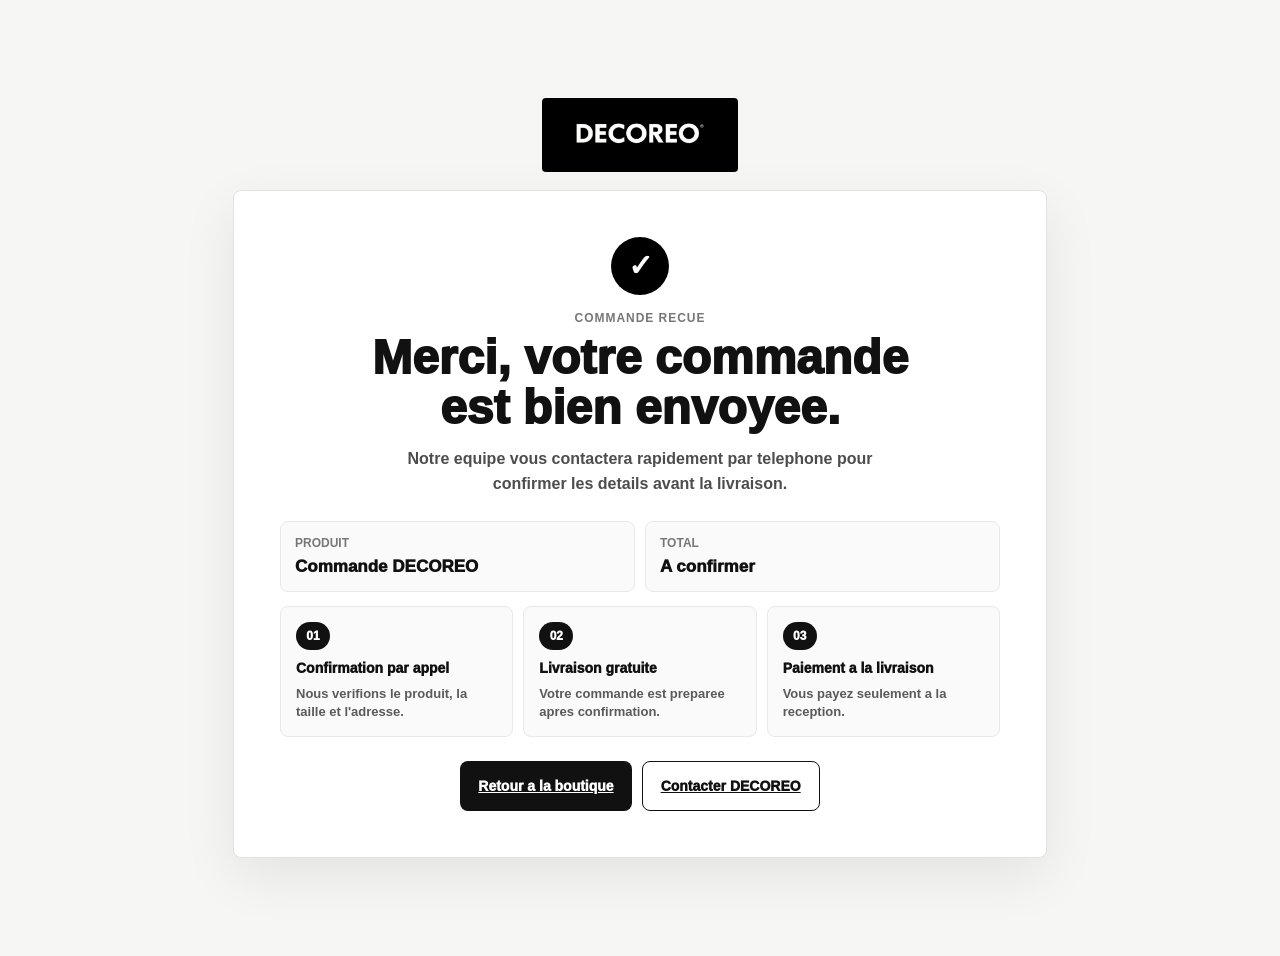
<file: thank-you.html>
<!DOCTYPE html>
<html lang="fr" dir="ltr">
<head>
  <meta charset="utf-8">
  <meta name="viewport" content="width=device-width, initial-scale=1">
  <meta name="theme-color" content="#ffffff">
  <title>Merci pour votre commande - DECOREO</title>
  <meta name="robots" content="noindex,follow">
  <meta name="description" content="Votre commande DECOREO a bien ete recue. Notre equipe vous contactera pour confirmation.">
  <link rel="icon" type="image/png" href="assets/hkM7CCeZbN6uSnymzdw5KozXroCw75GZcYXaBkN3-0ccd1faf443c.png">
  <link href="assets/decoreo-upgrade.css?v=38-instant-thank" rel="stylesheet">
  <!-- Meta Pixel Code -->
  <script>
  !function(f,b,e,v,n,t,s)
  {if(f.fbq)return;n=f.fbq=function(){n.callMethod?
  n.callMethod.apply(n,arguments):n.queue.push(arguments)};
  if(!f._fbq)f._fbq=n;n.push=n;n.loaded=!0;n.version='2.0';
  n.queue=[];t=b.createElement(e);t.async=!0;
  t.src=v;s=b.getElementsByTagName(e)[0];
  s.parentNode.insertBefore(t,s)}(window, document,'script',
  'https://connect.facebook.net/en_US/fbevents.js');
  fbq('init', '170922824211294');
  fbq('track', 'PageView');
  </script>
  <!-- End Meta Pixel Code -->
</head>
<body class="dx-thank-you-page">
  <noscript><img height="1" width="1" style="display:none" src="https://www.facebook.com/tr?id=170922824211294&ev=PageView&noscript=1" alt=""></noscript>
  <main class="dx-thank-you">
    <a class="dx-thank-logo" href="index.html" aria-label="Retour a l'accueil DECOREO">
      <img src="assets/jjy8xVBi2lqDTHTU42Qh7ggISVDTT6PuDfGQIt88-21ddecd3e287.png" alt="DECOREO">
    </a>

    <section class="dx-thank-card" aria-labelledby="thank-title">
      <span class="dx-thank-check" aria-hidden="true">✓</span>
      <p class="dx-thank-kicker">Commande recue</p>
      <h1 id="thank-title">Merci, votre commande est bien envoyee.</h1>
      <p class="dx-thank-copy">Notre equipe vous contactera rapidement par telephone pour confirmer les details avant la livraison.</p>

      <div class="dx-thank-summary" aria-label="Resume de commande">
        <div>
          <span>Produit</span>
          <strong id="thank-product">Commande DECOREO</strong>
        </div>
        <div>
          <span>Total</span>
          <strong id="thank-price">A confirmer</strong>
        </div>
      </div>

      <div class="dx-thank-steps">
        <article>
          <b>01</b>
          <strong>Confirmation par appel</strong>
          <p>Nous verifions le produit, la taille et l'adresse.</p>
        </article>
        <article>
          <b>02</b>
          <strong>Livraison gratuite</strong>
          <p>Votre commande est preparee apres confirmation.</p>
        </article>
        <article>
          <b>03</b>
          <strong>Paiement a la livraison</strong>
          <p>Vous payez seulement a la reception.</p>
        </article>
      </div>

      <div class="dx-thank-actions">
        <a href="index.html">Retour a la boutique</a>
        <a href="contact.html">Contacter DECOREO</a>
      </div>
    </section>
  </main>

  <script>
  (function () {
    var params = new URLSearchParams(window.location.search);
    var stored = {};
    try {
      stored = JSON.parse(sessionStorage.getItem("decoreo_last_order") || localStorage.getItem("decoreo_last_order") || "{}");
    } catch (error) {}

    var product = params.get("product") || stored.produit || "Commande DECOREO";
    var price = params.get("price") || stored.prix || "";
    document.getElementById("thank-product").textContent = product;
    document.getElementById("thank-price").textContent = price ? price + " DH" : "A confirmer";


  })();
  </script>
</body>
</html>
</file>
<file: assets/decoreo-upgrade.css>
:root {
  --dx-ink: #111111;
  --dx-muted: #6f6a62;
  --dx-line: #e8e0d6;
  --dx-soft: #ffffff;
  --dx-warm: #c99a45;
  --dx-deep: #0b2442;
}

html {
  scroll-behavior: smooth;
}

body {
  background: #fff;
  color: var(--dx-ink);
  -webkit-font-smoothing: antialiased;
  overflow-x: hidden;
}

a,
button {
  -webkit-tap-highlight-color: transparent;
}

::selection {
  background: #111;
  color: #fff;
}

img {
  max-width: 100%;
  height: auto;
}

.yc,
.fa {
  font-style: normal;
  line-height: 1;
}

.yc-search,
.yc-menu {
  position: relative;
  display: inline-block;
  width: 1.25em;
  height: 1.25em;
  vertical-align: -0.16em;
}

.yc-search::before {
  content: "";
  position: absolute;
  width: .72em;
  height: .72em;
  top: .08em;
  left: .08em;
  border: .14em solid currentColor;
  border-radius: 50%;
}

.yc-search::after {
  content: "";
  position: absolute;
  width: .48em;
  height: .14em;
  right: .06em;
  bottom: .16em;
  border-radius: 999px;
  background: currentColor;
  transform: rotate(45deg);
  transform-origin: center;
}

.yc-menu::before {
  content: "";
  position: absolute;
  left: .08em;
  right: .08em;
  top: .22em;
  height: .14em;
  border-radius: 999px;
  background: currentColor;
  box-shadow: 0 .34em 0 currentColor, 0 .68em 0 currentColor;
}

.notice-bar,
.desktop-notice-bar,
.mobile-notice-bar {
  background: #fff !important;
  color: #111 !important;
  border-bottom: 1px solid #ece6df;
  height: 24px !important;
  min-height: 24px !important;
  max-height: 24px !important;
  overflow: hidden !important;
  display: flex !important;
  align-items: center !important;
}

.notice-bar *,
.desktop-notice-bar *,
.mobile-notice-bar * {
  color: #111 !important;
}

.notice-bar p {
  margin: 0 !important;
  padding: 0 !important;
  line-height: 24px !important;
  font-size: 11px;
  font-weight: 700;
  text-align: center !important;
  width: 100%;
}

.notice-bar br {
  display: none;
}

.notice-bar p:empty,
.notice-bar p + p {
  display: none !important;
}

.notice-bar .container,
.notice-bar .fr-view {
  height: 24px !important;
  min-height: 24px !important;
  max-height: 24px !important;
  overflow: hidden !important;
  display: flex !important;
  align-items: center !important;
  justify-content: center !important;
  width: 100% !important;
}

.mobile-notice-bar {
  display: none !important;
}

.fa::before {
  content: "" !important;
  display: inline-block;
  width: 1.15em;
  height: 1.15em;
  background-color: transparent !important;
  background-position: center;
  background-repeat: no-repeat;
  background-size: contain;
  -webkit-mask-repeat: no-repeat;
  mask-repeat: no-repeat;
  -webkit-mask-position: center;
  mask-position: center;
  -webkit-mask-size: contain;
  mask-size: contain;
}

.fa-truck::before {
  -webkit-mask-image: none;
  mask-image: none;
  background-image: url("data:image/svg+xml,%3Csvg viewBox='0 0 24 24' fill='none' stroke='white' stroke-width='2' stroke-linecap='round' stroke-linejoin='round' xmlns='http://www.w3.org/2000/svg'%3E%3Cpath d='M3 7h11v8H3z'/%3E%3Cpath d='M14 10h4l3 3v2h-7z'/%3E%3Ccircle cx='7' cy='18' r='2'/%3E%3Ccircle cx='17' cy='18' r='2'/%3E%3C/svg%3E");
}

.fa-hotel::before {
  -webkit-mask-image: none;
  mask-image: none;
  background-image: url("data:image/svg+xml,%3Csvg viewBox='0 0 24 24' fill='none' stroke='white' stroke-width='2' stroke-linecap='round' stroke-linejoin='round' xmlns='http://www.w3.org/2000/svg'%3E%3Cpath d='M5 21V4h10v17'/%3E%3Cpath d='M15 9h4v12'/%3E%3Cpath d='M8 7h1M11 7h1M8 11h1M11 11h1M8 15h1M11 15h1'/%3E%3Cpath d='M10 21v-4h4v4'/%3E%3C/svg%3E");
}

.fa-trophy::before {
  -webkit-mask-image: none;
  mask-image: none;
  background-image: url("data:image/svg+xml,%3Csvg viewBox='0 0 24 24' fill='none' stroke='white' stroke-width='2' stroke-linecap='round' stroke-linejoin='round' xmlns='http://www.w3.org/2000/svg'%3E%3Cpath d='M8 4h8v4a4 4 0 0 1-8 0V4z'/%3E%3Cpath d='M8 6H5v2a4 4 0 0 0 4 4M16 6h3v2a4 4 0 0 1-4 4'/%3E%3Cpath d='M12 12v5M9 21h6M10 17h4'/%3E%3C/svg%3E");
}

.app-header .main-bar {
  box-shadow: 0 1px 0 rgba(255, 255, 255, .08), 0 10px 28px rgba(0, 0, 0, .10);
}

#header-wrapper,
.header-wrapper,
.header-container,
.app-header,
.main-bar {
  width: 100% !important;
  max-width: none !important;
}

.header-wrapper .container,
.app-header .container,
.main-bar .container,
.notice-bar .container {
  width: 100% !important;
  max-width: none !important;
}

.header-right cart-dropdown {
  display: none !important;
}

.mobile-bar .header-right {
  display: none !important;
}

.side-navigation .navigation-list li a::before,
.side-navigation .navigation-list li a::after,
.side-navigation .navigation-list li::before,
.side-navigation .navigation-list li::after,
[dir=ltr] .side-navigation .navigation-list li a::after,
[dir=rtl] .side-navigation .navigation-list li a::after {
  content: none !important;
  display: none !important;
}

.side-navigation .navigation-list li a {
  display: block !important;
  padding-right: 0 !important;
}

.header-brand img,
.footer-brand img,
.navigation-brand img {
  max-height: 58px;
  object-fit: contain;
}

.slider-container,
[id^="section-"].slider-container {
  background: #f4efe8;
}

.slider-container img {
  object-fit: cover;
}

.products-list-section {
  background:
    linear-gradient(180deg, #ffffff 0%, #fbfaf7 100%) !important;
}

.section {
  isolation: isolate;
}

.app-heading {
  max-width: 820px;
  margin-left: auto !important;
  margin-right: auto !important;
}

.app-heading .heading-primary {
  letter-spacing: 0;
  line-height: 1.12;
}

.app-heading .heading-description {
  line-height: 1.55;
}

.products-list {
  row-gap: 22px;
}

.product-item {
  overflow: hidden;
  border-radius: 8px;
  background: #fff;
  transition: transform .2s ease, box-shadow .2s ease, border-color .2s ease;
  box-shadow: 0 8px 26px rgba(17, 17, 17, .06);
}

.product-item:hover {
  transform: translateY(-4px);
  box-shadow: 0 18px 42px rgba(17, 17, 17, .12);
}

.product-thumbnail,
.product-thumbnail.lazy {
  display: block;
  background: #f6f1ea;
}

.product-thumbnail img {
  width: 100%;
  aspect-ratio: 1 / 1;
  object-fit: cover;
}

.product-details {
  padding-bottom: 16px;
}

.product-title a {
  line-height: 1.35;
  letter-spacing: 0;
}

.product-actions .button,
.small-button {
  border-radius: 8px !important;
  min-height: 44px;
  font-weight: 800;
}

.product-actions .button {
  width: min(100%, 220px);
}

.product-price {
  line-height: 1.25;
}

.product-price .before {
  opacity: .7;
}

.product-price .after {
  font-weight: 900;
}

.single-product {
  background: #fff !important;
}

.single-product .single-title {
  line-height: 1.12;
  letter-spacing: 0;
}

.single-product .single-price {
  margin-top: 10px;
}

.single-product .single-price span.after {
  font-size: clamp(25px, 3vw, 36px);
  font-weight: 900;
}

.single-product .single-price span.before {
  opacity: .78;
}

.dx-description {
  border: 1px solid var(--dx-line);
  border-radius: 8px;
  background: #fff;
  padding: 18px;
  box-shadow: 0 12px 34px rgba(17, 17, 17, .06);
}

.dx-description p,
.dx-description li {
  line-height: 1.65;
}

.dx-description ul {
  padding-left: 20px;
}

.dx-description-visual {
  width: 100%;
  padding: 0 !important;
  border: 0 !important;
  box-shadow: none !important;
  background: transparent !important;
}

.dx-description-visual .dx-desc-hero,
.dx-description-visual .dx-desc-main,
.dx-description-visual .dx-desc-side,
.dx-description-visual .dx-desc-bottom article,
.dx-description-visual .dx-cd-proof article {
  border: 1px solid #e8e8e8;
  border-radius: 8px;
  background: #fff;
  box-shadow: 0 10px 24px rgba(17, 17, 17, .045);
}

.dx-description-visual .dx-desc-hero {
  padding: 18px;
  margin-bottom: 12px;
}

.dx-description-visual .dx-desc-hero span {
  display: block;
  margin-bottom: 7px;
  color: #666;
  font-size: 11px;
  font-weight: 950;
  letter-spacing: .04em;
  text-transform: uppercase;
}

.dx-description-visual .dx-desc-hero h2 {
  max-width: 760px;
  margin: 0;
  color: #111;
  font-size: clamp(24px, 3vw, 36px);
  font-weight: 950;
  line-height: 1.07;
}

.dx-description-visual .dx-desc-hero p {
  max-width: 680px;
  margin: 10px 0 0;
  color: #444;
  font-size: 15px;
  font-weight: 750;
  line-height: 1.42;
}

.dx-description-visual .dx-desc-main,
.dx-description-visual .dx-desc-side {
  padding: 16px;
}

.dx-description-visual .dx-cd-layers {
  padding: 0;
  border: 0;
  box-shadow: none;
}

.dx-description-visual .dx-desc-trust-strip {
  display: grid;
  grid-template-columns: repeat(4, minmax(0, 1fr));
  gap: 8px;
  margin-bottom: 12px;
}

.dx-description-visual .dx-desc-trust-strip article {
  display: flex;
  align-items: center;
  gap: 10px;
  min-height: 58px;
  padding: 11px 12px;
  border: 1px solid #e8e8e8;
  border-radius: 8px;
  background: #fff;
  box-shadow: 0 8px 18px rgba(17, 17, 17, .035);
}

.dx-description-visual .dx-desc-trust-strip b {
  display: inline-flex;
  width: 29px;
  height: 29px;
  flex: 0 0 29px;
  align-items: center;
  justify-content: center;
  border-radius: 50%;
  background: #111;
  color: #fff;
  font-size: 11px;
  font-weight: 950;
  line-height: 1;
}

.dx-description-visual .dx-desc-trust-strip strong {
  color: #111;
  font-size: 13px;
  font-weight: 950;
  line-height: 1.15;
}

.dx-description-visual .dx-layer-heading {
  margin-bottom: 12px;
}

.dx-description-visual .dx-exploded-wrap {
  display: grid;
  grid-template-columns: minmax(0, 1.15fr) minmax(280px, .85fr);
  gap: 16px;
  align-items: center;
}

.dx-description-visual .dx-exploded {
  position: relative;
  min-height: 360px;
  overflow: hidden;
  border-radius: 8px;
  background:
    radial-gradient(circle at 18% 18%, rgba(255, 255, 255, .95), rgba(255, 255, 255, 0) 25%),
    linear-gradient(180deg, #f8f8f8, #fff);
}

.dx-description-visual .dx-exploded-layer {
  position: absolute;
  left: 8%;
  width: 82%;
  height: 58px;
  border: 1px solid rgba(17, 17, 17, .18);
  border-radius: 10px;
  box-shadow: 0 18px 28px rgba(17, 17, 17, .13);
  transform: skewX(-13deg) rotate(-3deg);
}

.dx-description-visual .dx-exploded-layer::before {
  content: "";
  position: absolute;
  inset: 0;
  border-radius: inherit;
  background: repeating-linear-gradient(90deg, rgba(255,255,255,.35) 0 2px, transparent 2px 16px);
  opacity: .55;
}

.dx-description-visual .dx-exploded-layer b {
  position: absolute;
  left: 13%;
  top: 50%;
  display: inline-flex;
  width: 34px;
  height: 34px;
  align-items: center;
  justify-content: center;
  border: 2px solid #fff;
  border-radius: 50%;
  background: #111;
  color: #fff;
  font-size: 13px;
  font-weight: 950;
  transform: translateY(-50%) skewX(13deg) rotate(3deg);
  z-index: 2;
}

.dx-description-visual .dx-exploded-1 {
  top: 36px;
  background: linear-gradient(135deg, #f4f4f4, #cfcfcf);
}

.dx-description-visual .dx-exploded-2 {
  top: 116px;
  background: linear-gradient(135deg, #eafaff, #bfeef7);
}

.dx-description-visual .dx-exploded-3 {
  top: 196px;
  background: linear-gradient(135deg, #ffffff, #ececec);
}

.dx-description-visual .dx-exploded-4 {
  top: 276px;
  background: linear-gradient(135deg, #4b4b4b, #151515);
}

.dx-description-visual .dx-desc-feature-row {
  display: grid;
  grid-template-columns: repeat(3, minmax(0, 1fr));
  gap: 12px;
  margin-top: 12px;
}

.dx-description-visual .dx-visual-feature {
  overflow: hidden;
  border: 1px solid #e8e8e8;
  border-radius: 8px;
  background: #fff;
  box-shadow: 0 10px 24px rgba(17, 17, 17, .045);
}

.dx-description-visual .dx-visual-art {
  position: relative;
  height: 210px;
  overflow: hidden;
  background: linear-gradient(180deg, #111 0%, #273244 34%, #f4fbfd 100%);
}

.dx-description-visual .dx-visual-art span,
.dx-description-visual .dx-visual-art i,
.dx-description-visual .dx-visual-art em {
  position: absolute;
  display: block;
  font-style: normal;
}

.dx-description-visual .dx-visual-back .dx-visual-art span {
  left: 50%;
  bottom: 38px;
  width: 64px;
  height: 112px;
  border-radius: 36px 36px 10px 10px;
  background: #222;
  transform: translateX(-50%);
}

.dx-description-visual .dx-visual-back .dx-visual-art i {
  left: calc(50% - 5px);
  bottom: 68px;
  width: 10px;
  height: 72px;
  border-radius: 10px;
  background: linear-gradient(180deg, #fff, #8ff0ff);
  box-shadow: 0 0 18px rgba(143, 240, 255, .75);
}

.dx-description-visual .dx-visual-back .dx-visual-art em {
  left: 18%;
  right: 18%;
  bottom: 24px;
  height: 20px;
  border-radius: 8px;
  background: repeating-linear-gradient(90deg, #dff7fb 0 12px, #bfeaf1 12px 24px);
}

.dx-description-visual .dx-visual-firm .dx-visual-art span {
  left: 9%;
  right: 9%;
  bottom: 48px;
  height: 52px;
  border-radius: 60% 60% 10px 10px;
  background: #fff;
  box-shadow: 0 16px 0 #bfeef7, 0 34px 0 #101010;
}

.dx-description-visual .dx-visual-firm .dx-visual-art i {
  left: 22%;
  right: 22%;
  bottom: 122px;
  height: 36px;
  border-radius: 50%;
  border-bottom: 12px solid rgba(255,255,255,.92);
}

.dx-description-visual .dx-visual-pressure .dx-visual-art span {
  left: 12%;
  right: 12%;
  bottom: 35px;
  height: 132px;
  border-radius: 8px;
  background:
    radial-gradient(circle at 58% 34%, rgba(255,255,255,.92) 0 21px, transparent 22px),
    repeating-linear-gradient(90deg, transparent 0 18px, rgba(255,255,255,.23) 18px 22px),
    repeating-linear-gradient(0deg, #5fd8e6 0 18px, #1d91a4 18px 22px);
  box-shadow: inset 0 0 30px rgba(0,0,0,.22);
}

.dx-description-visual .dx-visual-feature > div:last-child {
  min-height: 118px;
  padding: 14px;
}

.dx-description-visual .dx-visual-feature strong {
  display: block;
  color: #111;
  font-size: 16px;
  font-weight: 950;
  line-height: 1.15;
}

.dx-description-visual .dx-visual-feature p {
  margin: 7px 0 0;
  color: #555;
  font-size: 13px;
  font-weight: 750;
  line-height: 1.35;
}

.dx-description-visual .dx-desc-bottom {
  display: grid;
  grid-template-columns: repeat(3, minmax(0, 1fr));
  gap: 10px;
  margin-top: 12px;
}

.dx-description-visual .dx-desc-bottom article {
  padding: 14px;
}

.dx-description-visual .dx-desc-bottom b {
  display: block;
  margin-bottom: 5px;
  color: #111;
  font-size: 14px;
  font-weight: 950;
}

.dx-description-visual .dx-desc-bottom p {
  margin: 0;
  color: #555;
  font-size: 13px;
  font-weight: 750;
  line-height: 1.35;
}

.single-product .textual-button label,
.single-product .color-based-buttons,
.single-product .image-based-buttons {
  border-radius: 8px !important;
  min-height: 44px;
}

.single-product .checkout-section {
  margin-top: 24px;
}

.single-product .checkout {
  border: 2px solid #111 !important;
  border-radius: 8px !important;
  background: rgba(255, 255, 255, .96);
  box-shadow: 0 24px 70px rgba(17, 17, 17, .14) !important;
}

.checkout-heading {
  color: #111;
  letter-spacing: 0;
}

.checkout-form {
  padding: 24px !important;
}

.single-product .checkout-section input,
.single-product .checkout-section select,
.single-product .checkout-section textarea {
  border: 1px solid #d8d0c6 !important;
  border-radius: 8px !important;
  min-height: 48px;
  background: #fff !important;
  box-shadow: none !important;
}

.single-product .checkout-section input:focus,
.single-product .checkout-section select:focus,
.single-product .checkout-section textarea:focus {
  border-color: #111 !important;
  box-shadow: 0 0 0 3px rgba(201, 154, 69, .18) !important;
}

.single-product .single-submit,
.single-product button[type="submit"] {
  border-radius: 8px !important;
  min-height: 54px;
  font-weight: 900;
  letter-spacing: 0;
  box-shadow: 0 12px 28px rgba(11, 36, 66, .18);
}

.dx-trust {
  display: grid;
  grid-template-columns: repeat(3, minmax(0, 1fr));
  gap: 10px;
  max-width: 1120px;
  margin: 18px auto 8px;
  padding: 0 16px;
}

.dx-trust span {
  border: 1px solid var(--dx-line);
  border-radius: 8px;
  background: #fff;
  padding: 12px 14px;
  text-align: center;
  font-weight: 800;
  color: #111;
  box-shadow: 0 8px 20px rgba(17, 17, 17, .05);
}

.dx-order-status {
  margin: 12px 0 0;
  border-radius: 8px;
  padding: 12px 14px;
  font-weight: 800;
  line-height: 1.35;
}

.dx-order-status.ok {
  background: #eafaf0;
  color: #176b37;
}

.dx-order-status.warn {
  background: #fff7df;
  color: #7a5200;
}

.dx-order-status.error {
  background: #ffebeb;
  color: #9f1d1d;
}

.footer {
  box-shadow: 0 -18px 50px rgba(17, 17, 17, .08);
}

.page,
.page-section,
.page-content,
.content-page {
  line-height: 1.7;
}

.page h1,
.page-section h1,
.page-content h1,
.content-page h1 {
  line-height: 1.15;
  letter-spacing: 0;
}

.search-form,
.navigation-search {
  border-radius: 8px;
}

.search-form input,
.navigation-search input {
  font-size: 16px;
}

.decoreo-footer-clean {
  display: flex;
  flex-direction: column;
  align-items: center;
  gap: 12px;
  padding: 18px 0 24px !important;
  text-align: center;
}

.decoreo-footer-tagline {
  max-width: 520px;
  margin: 0;
  color: rgba(255, 255, 255, .82);
  font-size: 13px;
  line-height: 1.45;
}

.decoreo-footer-links {
  display: flex;
  flex-wrap: wrap;
  justify-content: center;
  gap: 8px 18px;
}

.decoreo-footer-links a {
  display: inline-flex;
  min-height: 36px;
  align-items: center;
  justify-content: center;
  font-size: 13px;
  font-weight: 800;
  opacity: .96;
}

.decoreo-footer-links a:hover {
  opacity: .72;
}

.content-box-with-icon-section .content-box {
  border: 1px solid var(--dx-line);
  border-radius: 8px;
  background: #fff;
  padding: 16px 14px;
  box-shadow: 0 8px 22px rgba(17, 17, 17, .05);
}

.content-box-with-icon-section .content-box .icon {
  width: 54px;
  height: 54px;
  min-width: 54px;
  display: inline-flex;
  align-items: center;
  justify-content: center;
  border-radius: 50%;
  margin-bottom: 10px;
  position: relative;
  overflow: hidden;
}

.content-box-with-icon-section .content-box .icon .fa {
  display: none !important;
}

.content-box-with-icon-section .content-box .icon::before {
  content: "";
  width: 22px;
  height: 22px;
  display: block;
  background-position: center;
  background-repeat: no-repeat;
  background-size: contain;
}

.content-box-with-icon-section .content-box:nth-child(1) .icon::before {
  background-image: url("data:image/svg+xml,%3Csvg viewBox='0 0 24 24' fill='none' stroke='white' stroke-width='2' stroke-linecap='round' stroke-linejoin='round' xmlns='http://www.w3.org/2000/svg'%3E%3Cpath d='M3 7h11v8H3z'/%3E%3Cpath d='M14 10h4l3 3v2h-7z'/%3E%3Ccircle cx='7' cy='18' r='2'/%3E%3Ccircle cx='17' cy='18' r='2'/%3E%3C/svg%3E");
}

.content-box-with-icon-section .content-box:nth-child(2) .icon::before {
  content: "10j";
  width: auto;
  height: auto;
  color: #fff;
  background: none;
  font-size: 11px;
  font-weight: 900;
  line-height: 1;
}

.content-box-with-icon-section .content-box:nth-child(3) .icon::before {
  content: "★";
  width: auto;
  height: auto;
  color: #fff;
  background: none;
  font-size: 18px;
  font-weight: 900;
  line-height: 1;
}

.content-box-with-icon-section .content-box h3,
.content-box-with-icon-section .content-box p {
  margin-bottom: 0;
  line-height: 1.35;
}

.container,
.header-container,
.section .container {
  width: min(100%, 1180px);
}

.header-switcher {
  min-width: 44px;
  min-height: 44px;
  display: inline-flex !important;
  align-items: center;
  justify-content: center;
}

.mobile-bar .header-center,
.mobile-bar .header-left,
.mobile-bar .header-right {
  min-width: 0;
}

.single-product .preview,
.single-product .single-preview,
.single-product .single-details,
.single-product .single-content,
.single-product .checkout-section,
.single-product .checkout,
.single-product .checkout-form,
.single-product .checkout-groups,
.single-product .checkout-group {
  max-width: 100%;
}

.single-product .preview img,
.single-product .single-preview img,
.single-product .main-preview img {
  width: 100%;
  object-fit: contain;
}

.single-product .textual-button,
.single-product .color-based-buttons,
.single-product .image-based-buttons {
  max-width: 100%;
}

.single-product .textual-button label {
  display: inline-flex;
  align-items: center;
  justify-content: center;
  white-space: normal;
  text-align: center;
}

@media (max-width: 900px) {
  .desktop-notice-bar {
    display: none !important;
  }

  .mobile-notice-bar {
    display: flex !important;
  }

  .desktop-bar {
    display: none !important;
  }

  .mobile-bar {
    display: block !important;
  }

  .header-container,
  .main-bar .container {
    padding-left: 0;
    padding-right: 0;
  }

  .slider-container {
    height: auto !important;
    min-height: 0;
  }

  .slider-container img {
    position: relative !important;
    width: 100%;
    min-height: 220px;
    max-height: 520px;
    object-fit: cover;
  }

  .products-list,
  .is-grid {
    gap: 16px;
  }

  .products-list {
    grid-template-columns: repeat(2, minmax(0, 1fr)) !important;
  }

  .content-box-with-icon-section .grid-3,
  .footer .grid-3 {
    grid-template-columns: 1fr !important;
  }

  .content-box {
    text-align: start;
  }

  .single-product {
    padding-top: 18px !important;
  }

  .single-product > .container,
  .single-product .container {
    padding-left: 14px;
    padding-right: 14px;
  }

  .single-product .single-content,
  .single-product .single-product-content,
  .single-product .product-section {
    grid-template-columns: 1fr !important;
  }

  .single-product .checkout-section .checkout,
  .checkout-section .checkout {
    display: block !important;
    width: 100% !important;
  }

  .checkout-section .checkout .main,
  .checkout-section .checkout .sidebar {
    width: 100% !important;
    max-width: 100% !important;
  }

  .dx-trust {
    grid-template-columns: 1fr;
    margin-top: 12px;
  }
}

/* Homepage product cards: premium final */
.products-style-1 {
  row-gap: 22px !important;
}

.products-style-1 .product-item {
  border-color: #ececec !important;
  border-radius: 6px !important;
  box-shadow: 0 8px 24px rgba(17, 17, 17, .045);
  transform: none !important;
}

.products-style-1 .product-item:hover {
  border-color: #cfcfcf !important;
  box-shadow: 0 14px 32px rgba(17, 17, 17, .075);
}

.products-style-1 .product-thumbnail {
  aspect-ratio: 1 / 1;
  background: #fafafa;
}

.products-style-1 .product-thumbnail::after {
  content: "";
  position: absolute;
  inset: 0;
  border: 1px solid rgba(255, 255, 255, .42);
  pointer-events: none;
}

.products-style-1 .product-thumbnail img {
  object-fit: cover;
}

.products-style-1 .product-item:hover .product-thumbnail img {
  transform: scale(1.018);
}

.products-style-1 .dx-discount-badge {
  display: none !important;
}

.products-style-1 .product-details {
  min-height: 178px;
  padding: 15px 14px 14px !important;
}

.products-style-1 .dx-card-eyebrow {
  margin-bottom: 7px;
  color: #666;
  font-size: 11px;
  font-weight: 800;
  line-height: 1.2;
  text-transform: uppercase;
}

.products-style-1 .product-title {
  min-height: 42px;
  margin-bottom: 9px !important;
  font-size: 15px !important;
  font-weight: 850 !important;
  line-height: 1.35 !important;
}

.products-style-1 .product-price {
  gap: 5px 8px;
}

.products-style-1 .product-price .after {
  font-size: 20px !important;
  font-weight: 950 !important;
}

.products-style-1 .product-price .before {
  color: #9b9b9b !important;
  font-size: 12px !important;
  font-weight: 700 !important;
}

.products-style-1 .dx-card-saving {
  margin-top: 5px;
  color: #555;
  font-size: 11px;
  font-weight: 800;
}

.products-style-1 .product-actions {
  display: block !important;
  width: 100% !important;
  min-height: 40px !important;
  height: auto !important;
  opacity: 1 !important;
  visibility: visible !important;
  margin-top: 13px !important;
}

.products-style-1 .product-actions .button {
  min-height: 40px;
  border-color: #111 !important;
  border-radius: 4px !important;
  background: #fff !important;
  color: #111 !important;
  font-size: 12px !important;
  font-weight: 900 !important;
}

.products-style-1 .product-actions .button::after {
  content: ">";
  margin-left: 8px;
  font-size: 13px;
  line-height: 1;
}

.products-style-1 .product-actions .button:hover {
  background: #111 !important;
  color: #fff !important;
}

@media (max-width: 700px) {
  .products-style-1 {
    gap: 12px !important;
  }

  .products-style-1 .product-item {
    border-radius: 6px !important;
    box-shadow: 0 7px 18px rgba(17, 17, 17, .045);
  }

  .products-style-1 .product-details {
    min-height: 168px;
    padding: 12px 10px !important;
  }

  .products-style-1 .dx-card-eyebrow {
    margin-bottom: 5px;
    font-size: 9px;
  }

  .products-style-1 .product-title {
    min-height: 39px;
    font-size: 12px !important;
    line-height: 1.3 !important;
  }

  .products-style-1 .product-price .after {
    font-size: 16px !important;
  }

  .products-style-1 .product-price .before {
    font-size: 11px !important;
  }

  .products-style-1 .dx-card-saving {
    font-size: 10px;
  }

  .products-style-1 .product-actions {
    margin-top: 10px !important;
  }

  .products-style-1 .product-actions .button {
    min-height: 36px;
    padding: 0 7px !important;
    font-size: 10px !important;
  }
}

@media (max-width: 700px) {
  html,
  body {
    width: 100%;
  }

  .container,
  .app-heading,
  .products-list {
    max-width: 100%;
  }

  .header-brand img,
  .navigation-brand img {
    max-height: 42px;
  }

  .mobile-bar {
    min-height: 48px;
    background: #000 !important;
  }

  .mobile-bar .main-bar,
  .mobile-bar .container,
  .mobile-bar .header-center {
    min-height: 48px;
  }

  .mobile-bar .container {
    padding-left: 10px !important;
    padding-right: 10px !important;
  }

  .mobile-bar .header-left,
  .mobile-bar .header-right {
    min-height: 48px;
  }

  .mobile-bar .header-switcher {
    min-width: 38px;
    min-height: 38px;
  }

  .side-navigation {
    max-width: min(88vw, 360px);
  }

  .search-form,
  .navigation-search {
    max-width: 100%;
  }

  .slider-container img {
    min-height: 180px;
    max-height: 360px;
  }

  .section {
    padding-left: 0 !important;
    padding-right: 0 !important;
  }

  .app-heading {
    padding-left: 14px;
    padding-right: 14px;
  }

  .app-heading .heading-primary {
    font-size: clamp(22px, 7vw, 30px) !important;
    line-height: 1.15;
  }

  .products-list {
    grid-template-columns: 1fr !important;
  }

  .products-list {
    gap: 14px;
    padding-left: 12px;
    padding-right: 12px;
  }

  .product-item {
    border-radius: 8px;
    transform: none !important;
    width: 100%;
  }

  .product-title a {
    font-size: 16px;
  }

  .product-details {
    padding: 12px 12px 16px !important;
  }

  .product-price {
    display: flex;
    flex-wrap: wrap;
    gap: 4px 8px;
    align-items: baseline;
  }

  .product-actions .button,
  .small-button {
    width: 100%;
  }

  .content-box-with-icon-section .container,
  .footer .container {
    padding-left: 14px;
    padding-right: 14px;
  }

  .content-box-with-icon-section {
    padding-top: 16px !important;
    padding-bottom: 16px !important;
  }

  .content-box-with-icon-section .grid-3 {
    display: grid !important;
    grid-template-columns: repeat(3, minmax(0, 1fr)) !important;
    gap: 6px !important;
  }

  .content-box-with-icon-section .content-box {
    display: flex !important;
    flex-direction: column;
    align-items: center;
    justify-content: center;
    gap: 5px;
    min-height: 82px;
    padding: 8px 4px !important;
    text-align: center;
  }

  .content-box .icon {
    width: 34px !important;
    height: 34px !important;
    min-width: 34px !important;
    margin: 0 !important;
    font-size: 15px;
  }

  .content-box-with-icon-section .content-box h3,
  .content-box-with-icon-section .content-box p,
  .content-box-with-icon-section .content-box .content,
  .content-box-with-icon-section .content-box .description {
    margin: 0 !important;
    font-size: 10.5px !important;
    line-height: 1.18;
    text-align: center;
    word-break: normal;
    overflow-wrap: anywhere;
  }

  .content-box-with-icon-section .content-box br {
    display: none;
  }

  .single-product .single-title {
    font-size: clamp(24px, 8vw, 34px);
  }

  .dx-description {
    padding: 14px;
  }

  .dx-description-visual {
    padding: 0 !important;
  }

  .dx-description-visual .dx-desc-hero,
  .dx-description-visual .dx-desc-main,
  .dx-description-visual .dx-desc-side {
    padding: 14px;
  }

  .dx-description-visual .dx-desc-grid,
  .dx-description-visual .dx-desc-bottom {
    grid-template-columns: 1fr;
  }

  .dx-description-visual .dx-desc-trust-strip {
    grid-template-columns: 1fr 1fr;
    gap: 7px;
  }

  .dx-description-visual .dx-desc-trust-strip article {
    min-height: 54px;
    padding: 9px;
  }

  .dx-description-visual .dx-desc-trust-strip b {
    width: 25px;
    height: 25px;
    flex-basis: 25px;
    font-size: 10px;
  }

  .dx-description-visual .dx-desc-trust-strip strong {
    font-size: 11px;
  }

  .dx-description-visual .dx-exploded-wrap {
    grid-template-columns: 1fr;
    gap: 12px;
  }

  .dx-description-visual .dx-exploded {
    min-height: 260px;
  }

  .dx-description-visual .dx-exploded-layer {
    left: 3%;
    width: 90%;
    height: 42px;
  }

  .dx-description-visual .dx-exploded-layer b {
    width: 28px;
    height: 28px;
    font-size: 11px;
  }

  .dx-description-visual .dx-exploded-1 { top: 26px; }
  .dx-description-visual .dx-exploded-2 { top: 86px; }
  .dx-description-visual .dx-exploded-3 { top: 146px; }
  .dx-description-visual .dx-exploded-4 { top: 206px; }

  .dx-description-visual .dx-desc-feature-row {
    display: flex;
    gap: 10px;
    overflow-x: auto;
    padding-bottom: 4px;
    scroll-snap-type: x mandatory;
  }

  .dx-description-visual .dx-visual-feature {
    min-width: 240px;
    scroll-snap-align: start;
  }

  .dx-description-visual .dx-visual-art {
    height: 172px;
  }

  .dx-description-visual .dx-desc-hero h2 {
    font-size: 24px;
  }

  .dx-description-visual .dx-desc-hero p {
    font-size: 14px;
  }

  .single-product .single-price {
    display: flex;
    flex-wrap: wrap;
    gap: 4px 10px;
    align-items: baseline;
  }

  .single-product .textual-button {
    display: grid !important;
    grid-template-columns: repeat(2, minmax(0, 1fr));
    gap: 8px;
  }

  .single-product .textual-button label {
    width: 100%;
    min-width: 0 !important;
    padding-left: 8px !important;
    padding-right: 8px !important;
    font-size: 13px;
  }

  .checkout-form {
    padding: 18px !important;
  }

  .single-product .checkout {
    margin-left: 0;
    margin-right: 0;
  }

  .checkout-section .checkout .main,
  .checkout-section .checkout .sidebar,
  .checkout-form,
  .checkout-groups,
  .checkout-group {
    min-width: 0 !important;
  }

  .checkout-section .checkout .main .checkout-form .checkout-groups,
  .checkout-groups {
    display: grid !important;
    grid-template-columns: 1fr !important;
    margin-left: 0 !important;
    margin-right: 0 !important;
    gap: 12px;
  }

  .checkout-section .checkout input,
  .checkout-section .checkout select,
  .checkout-section .checkout textarea {
    font-size: 16px !important;
  }

  .single-product .single-submit,
  .single-product button[type="submit"] {
    width: 100%;
    position: relative;
    z-index: 1;
  }

  .footer-body {
    gap: 18px;
  }

  .footer .footer-item,
  .footer .footer-list li a,
  .decoreo-footer-clean {
    text-align: center;
  }

  .decoreo-footer-clean {
    padding-top: 14px !important;
    padding-bottom: 18px !important;
    gap: 8px;
  }

  .decoreo-footer-tagline {
    max-width: 270px;
    font-size: 12px;
  }

  .decoreo-footer-links {
    gap: 4px 14px;
  }

  .decoreo-footer-links a {
    min-height: 32px;
    font-size: 12px;
  }
}

@media (max-width: 380px) {
  .content-box-with-icon-section .content-box {
    min-height: 78px;
    padding-left: 2px !important;
    padding-right: 2px !important;
  }

  .content-box-with-icon-section .content-box h3,
  .content-box-with-icon-section .content-box p,
  .content-box-with-icon-section .content-box .content,
  .content-box-with-icon-section .content-box .description {
    font-size: 9.5px !important;
  }

  .slider-container img {
    min-height: 160px;
  }
}

/* Final premium polish */
.dx-product-page .page-wrapper {
  background: #fff;
}

.dx-product-page .breadcrumb,
.dx-product-page .breadcrumbs {
  font-size: 12px;
  letter-spacing: 0;
}

.dx-product-page .single-product {
  padding-top: 26px !important;
  padding-bottom: 34px !important;
}

.dx-product-page .single-product > .container,
.dx-product-page .single-product .container {
  width: min(100%, 1160px) !important;
}

.dx-product-page .single-content,
.dx-product-page .single-product-content,
.dx-product-page .product-section {
  gap: 28px !important;
  align-items: start;
}

.dx-product-page .preview,
.dx-product-page .single-preview,
.dx-product-page .main-preview {
  border: 1px solid #ececec;
  border-radius: 8px;
  background: #fff;
  overflow: hidden;
  box-shadow: 0 14px 36px rgba(17, 17, 17, .07);
}

.dx-product-page .preview img,
.dx-product-page .single-preview img,
.dx-product-page .main-preview img {
  display: block;
  aspect-ratio: 1 / 1;
  object-fit: cover !important;
}

.dx-product-page .single-details,
.dx-product-page .product-details {
  min-width: 0;
}

.dx-product-page .single-title {
  max-width: 620px;
  margin-bottom: 8px !important;
  font-weight: 900;
}

.dx-product-page .single-price {
  padding: 8px 0 12px;
  border-bottom: 1px solid #eeeeee;
}

.dx-product-page .single-price span.after {
  color: #111 !important;
}

.dx-product-page .single-price span.before {
  text-decoration-thickness: 1px;
}

.dx-product-page .textual-button label {
  border: 1px solid #dedede !important;
  background: #fff !important;
  color: #111 !important;
  box-shadow: 0 6px 14px rgba(17, 17, 17, .04);
  transition: border-color .18s ease, box-shadow .18s ease, transform .18s ease;
}

.dx-product-page .textual-button label:hover {
  border-color: #111 !important;
  transform: translateY(-1px);
}

.dx-product-page .textual-button input[type="radio"]:checked + label,
.dx-product-page .textual-button [type="radio"]:checked + label {
  background: #111 !important;
  border-color: #111 !important;
  color: #fff !important;
  box-shadow: 0 10px 24px rgba(17, 17, 17, .18);
}

.dx-product-page .checkout-section {
  scroll-margin-top: 86px;
}

.dx-product-page .checkout {
  border: 1px solid #111 !important;
  background: #fff !important;
  box-shadow: 0 18px 48px rgba(17, 17, 17, .12) !important;
}

.dx-product-page .checkout-heading {
  animation: none !important;
  padding-top: 4px;
  font-size: 18px !important;
  line-height: 1.25;
}

.dx-product-page .checkout-form {
  background: #fff !important;
}

.dx-product-page .checkout-section label {
  color: #111;
  font-weight: 800;
}

.dx-product-page .checkout-section input,
.dx-product-page .checkout-section select,
.dx-product-page .checkout-section textarea {
  color: #111 !important;
  border-color: #dcdcdc !important;
  transition: border-color .18s ease, box-shadow .18s ease;
}

.dx-product-page .checkout-section input::placeholder,
.dx-product-page .checkout-section textarea::placeholder {
  color: #868686;
}

.dx-product-page .single-submit,
.dx-product-page button[type="submit"] {
  background: #111 !important;
  border-color: #111 !important;
  color: #fff !important;
  text-transform: uppercase;
  box-shadow: 0 14px 30px rgba(17, 17, 17, .2) !important;
  transition: transform .18s ease, box-shadow .18s ease, background .18s ease;
}

.dx-product-page .single-submit:hover,
.dx-product-page button[type="submit"]:hover {
  background: #222 !important;
  border-color: #222 !important;
  transform: translateY(-1px);
  box-shadow: 0 18px 38px rgba(17, 17, 17, .24) !important;
}

.dx-product-page .single-submit:disabled,
.dx-product-page button[type="submit"]:disabled {
  cursor: wait;
  opacity: .72;
  transform: none;
}

.dx-product-page .dx-order-status {
  border: 1px solid transparent;
  text-align: center;
}

.dx-product-page .dx-order-status.ok {
  border-color: #bfe8cf;
  background: #f0fbf4;
  color: #105c2f;
}

.dx-product-page .dx-order-status.warn {
  border-color: #f2d99b;
}

.dx-product-page .dx-order-status.error {
  border-color: #f0b6b6;
}

.dx-product-page .dx-description {
  margin-top: 20px;
  border-color: #ededed;
  box-shadow: 0 12px 34px rgba(17, 17, 17, .05);
}

.dx-product-page .dx-description strong {
  color: #111;
}

.dx-clean-desc {
  display: grid;
  gap: 14px;
}

.dx-clean-desc > span {
  width: fit-content;
  border: 1px solid #dedede;
  border-radius: 999px;
  padding: 6px 10px;
  color: #444;
  font-size: 11px;
  font-weight: 900;
  text-transform: uppercase;
}

.dx-clean-desc h2 {
  margin: 0;
  max-width: 680px;
  color: #111;
  font-size: clamp(22px, 3vw, 34px);
  line-height: 1.12;
  letter-spacing: 0;
}

.dx-clean-desc p {
  max-width: 720px;
  margin: 0;
  color: #373737;
  font-size: 15px;
  line-height: 1.65;
}

.dx-clean-desc ul {
  display: grid;
  gap: 10px;
  margin: 2px 0 4px;
  padding: 0;
  list-style: none;
}

.dx-clean-desc li {
  position: relative;
  padding-left: 24px;
  color: #151515;
  font-weight: 800;
  line-height: 1.45;
}

.dx-clean-desc li::before {
  content: "";
  position: absolute;
  left: 0;
  top: .35em;
  width: 12px;
  height: 12px;
  border: 2px solid #111;
  border-radius: 50%;
  box-sizing: border-box;
}

.dx-clean-specs {
  display: grid;
  grid-template-columns: repeat(2, minmax(0, 1fr));
  gap: 10px;
  margin-top: 4px;
}

.dx-clean-specs article {
  display: grid;
  gap: 4px;
  min-height: 74px;
  padding: 12px;
  border: 1px solid #ededed;
  border-radius: 8px;
  background: #fbfbfb;
}

.dx-clean-specs b {
  color: #777;
  font-size: 11px;
  font-weight: 900;
  text-transform: uppercase;
}

.dx-clean-specs strong {
  color: #111;
  font-size: 14px;
  line-height: 1.25;
}

.dx-clean-desc small {
  display: block;
  border-top: 1px solid #eeeeee;
  padding-top: 12px;
  color: #666;
  font-size: 12px;
  line-height: 1.55;
}

.dx-product-page .dx-trust {
  margin-top: 24px;
  margin-bottom: 14px;
}

.dx-product-page .dx-trust span {
  border-color: #e8e8e8;
  box-shadow: 0 8px 22px rgba(17, 17, 17, .04);
}

.content-box-with-icon-section .content-box {
  border-color: #eeeeee !important;
  box-shadow: 0 8px 18px rgba(17, 17, 17, .035) !important;
}

.content-box-with-icon-section .content-box .icon {
  width: 46px !important;
  height: 46px !important;
  min-width: 46px !important;
  border: 1px solid #111 !important;
  border-radius: 8px !important;
  background: #fff !important;
  color: #111 !important;
  margin-bottom: 10px !important;
}

.content-box-with-icon-section .content-box .icon::before {
  width: 25px !important;
  height: 25px !important;
  background-position: center !important;
  background-repeat: no-repeat !important;
  background-size: contain !important;
  color: transparent !important;
  font-size: 0 !important;
}

.content-box-with-icon-section .content-box:nth-child(1) .icon::before {
  content: "" !important;
  background-image: url("data:image/svg+xml,%3Csvg viewBox='0 0 24 24' fill='none' stroke='%23111' stroke-width='1.9' stroke-linecap='round' stroke-linejoin='round' xmlns='http://www.w3.org/2000/svg'%3E%3Cpath d='M3.5 7.5h10.7v7.2H3.5z'/%3E%3Cpath d='M14.2 10h3.5l2.8 3v1.7h-6.3z'/%3E%3Ccircle cx='7.1' cy='17.2' r='1.6'/%3E%3Ccircle cx='17.4' cy='17.2' r='1.6'/%3E%3Cpath d='M5.2 5.3h7.2'/%3E%3C/svg%3E") !important;
}

.content-box-with-icon-section .content-box:nth-child(2) .icon::before {
  content: "" !important;
  background-image: url("data:image/svg+xml,%3Csvg viewBox='0 0 24 24' fill='none' stroke='%23111' stroke-width='1.9' stroke-linecap='round' stroke-linejoin='round' xmlns='http://www.w3.org/2000/svg'%3E%3Crect x='4' y='5.5' width='16' height='14.5' rx='2.2'/%3E%3Cpath d='M8 3.8v3.5M16 3.8v3.5M4 10h16'/%3E%3Cpath d='M8.2 14.7l2.1 2.1 5.1-5.2'/%3E%3C/svg%3E") !important;
}

.content-box-with-icon-section .content-box:nth-child(3) .icon::before {
  content: "" !important;
  background-image: url("data:image/svg+xml,%3Csvg viewBox='0 0 24 24' fill='none' stroke='%23111' stroke-width='1.9' stroke-linecap='round' stroke-linejoin='round' xmlns='http://www.w3.org/2000/svg'%3E%3Cpath d='m12 4.3 1.8 3.7 4.1.6-3 2.9.7 4.1-3.6-1.9-3.6 1.9.7-4.1-3-2.9 4.1-.6z'/%3E%3Cpath d='M5 19.5h14'/%3E%3Cpath d='M7.2 17.3h9.6'/%3E%3C/svg%3E") !important;
}

.content-box-with-icon-section .content-box h3,
.content-box-with-icon-section .content-box p,
.content-box-with-icon-section .content-box .content,
.content-box-with-icon-section .content-box .description {
  color: #111 !important;
  font-weight: 800;
}

@media (min-width: 901px) {
  .dx-product-page .single-details,
  .dx-product-page .product-details {
    position: sticky;
    top: 82px;
  }
}

@media (max-width: 700px) {
  .dx-product-page .single-product {
    padding-top: 14px !important;
    padding-bottom: 22px !important;
  }

  .dx-product-page .single-content,
  .dx-product-page .single-product-content,
  .dx-product-page .product-section {
    gap: 16px !important;
  }

  .dx-product-page .preview,
  .dx-product-page .single-preview,
  .dx-product-page .main-preview {
    border-radius: 8px;
    box-shadow: 0 8px 22px rgba(17, 17, 17, .07);
  }

  .dx-product-page .preview img,
  .dx-product-page .single-preview img,
  .dx-product-page .main-preview img {
    aspect-ratio: 4 / 3;
  }

  .dx-product-page .single-title {
    margin-top: 4px !important;
  }

  .dx-product-page .checkout-heading {
    font-size: 16px !important;
  }

  .dx-product-page .checkout-form {
    padding: 16px !important;
  }

  .dx-product-page .dx-trust {
    grid-template-columns: 1fr !important;
    gap: 8px;
    padding-left: 14px;
    padding-right: 14px;
  }

  .dx-product-page .dx-trust span {
    padding: 10px 12px;
  }

  .content-box-with-icon-section .content-box .icon {
    width: 36px !important;
    height: 36px !important;
    min-width: 36px !important;
    border-radius: 7px !important;
    margin-bottom: 6px !important;
  }

  .content-box-with-icon-section .content-box .icon::before {
    width: 20px !important;
    height: 20px !important;
  }
}

/* Benefits icons: final override */
.content-box-with-icon-section .content-box .icon {
  width: 46px !important;
  height: 46px !important;
  min-width: 46px !important;
  border: 1px solid #111 !important;
  border-radius: 8px !important;
  background: #fff !important;
  color: #111 !important;
  margin-bottom: 10px !important;
}

.content-box-with-icon-section .content-box .icon .fa {
  display: none !important;
}

.content-box-with-icon-section .content-box .icon::before {
  content: "" !important;
  width: 25px !important;
  height: 25px !important;
  display: block !important;
  background-position: center !important;
  background-repeat: no-repeat !important;
  background-size: contain !important;
  color: transparent !important;
  font-size: 0 !important;
  line-height: 0 !important;
}

.content-box-with-icon-section .content-box:nth-child(1) .icon::before {
  background-image: url("data:image/svg+xml,%3Csvg viewBox='0 0 24 24' fill='none' stroke='%23111' stroke-width='1.9' stroke-linecap='round' stroke-linejoin='round' xmlns='http://www.w3.org/2000/svg'%3E%3Cpath d='M3.5 7.5h10.7v7.2H3.5z'/%3E%3Cpath d='M14.2 10h3.5l2.8 3v1.7h-6.3z'/%3E%3Ccircle cx='7.1' cy='17.2' r='1.6'/%3E%3Ccircle cx='17.4' cy='17.2' r='1.6'/%3E%3Cpath d='M5.2 5.3h7.2'/%3E%3C/svg%3E") !important;
}

.content-box-with-icon-section .content-box:nth-child(2) .icon::before {
  background-image: url("data:image/svg+xml,%3Csvg viewBox='0 0 24 24' fill='none' stroke='%23111' stroke-width='1.9' stroke-linecap='round' stroke-linejoin='round' xmlns='http://www.w3.org/2000/svg'%3E%3Crect x='4' y='5.5' width='16' height='14.5' rx='2.2'/%3E%3Cpath d='M8 3.8v3.5M16 3.8v3.5M4 10h16'/%3E%3Cpath d='M8.2 14.7l2.1 2.1 5.1-5.2'/%3E%3C/svg%3E") !important;
}

.content-box-with-icon-section .content-box:nth-child(3) .icon::before {
  background-image: url("data:image/svg+xml,%3Csvg viewBox='0 0 24 24' fill='none' stroke='%23111' stroke-width='1.9' stroke-linecap='round' stroke-linejoin='round' xmlns='http://www.w3.org/2000/svg'%3E%3Cpath d='m12 4.3 1.8 3.7 4.1.6-3 2.9.7 4.1-3.6-1.9-3.6 1.9.7-4.1-3-2.9 4.1-.6z'/%3E%3Cpath d='M5 19.5h14'/%3E%3Cpath d='M7.2 17.3h9.6'/%3E%3C/svg%3E") !important;
}

@media (max-width: 700px) {
  .content-box-with-icon-section .content-box .icon {
    width: 36px !important;
    height: 36px !important;
    min-width: 36px !important;
    border-radius: 7px !important;
    margin-bottom: 6px !important;
  }

  .content-box-with-icon-section .content-box .icon::before {
    width: 20px !important;
    height: 20px !important;
  }
}

/* Homepage cards: title organization final override */
.products-style-1 .product-details {
  display: grid !important;
  grid-template-rows: auto auto !important;
  min-height: 168px !important;
}

.products-style-1 .dx-card-eyebrow {
  min-height: 14px !important;
  margin-bottom: 5px !important;
  color: #646464 !important;
  font-size: 10px !important;
  font-weight: 850 !important;
  line-height: 1.2 !important;
  text-transform: uppercase !important;
}

.products-style-1 .product-title {
  min-height: 24px !important;
  margin-bottom: 8px !important;
  font-size: 17px !important;
  font-weight: 950 !important;
  line-height: 1.2 !important;
}

.products-style-1 .product-title a {
  color: #111 !important;
  font-size: inherit !important;
  line-height: inherit !important;
}

.products-style-1 .product-info {
  min-height: 104px;
}

@media (max-width: 700px) {
  .products-style-1 .product-details {
    min-height: 156px !important;
  }

  .products-style-1 .dx-card-eyebrow {
    min-height: 24px !important;
    font-size: 9px !important;
  }

  .products-style-1 .product-title {
    min-height: 20px !important;
    font-size: 14px !important;
  }

  .products-style-1 .product-info {
    min-height: 96px;
  }
}

/* Homepage product cards */
.products-style-1 {
  gap: 18px !important;
}

.products-style-1 .product-item {
  overflow: hidden;
  border: 1px solid #e8e8e8 !important;
  border-radius: 8px !important;
  background: #fff !important;
  box-shadow: 0 10px 28px rgba(17, 17, 17, .06);
  transition: transform .18s ease, box-shadow .18s ease, border-color .18s ease;
}

.products-style-1 .product-item:hover {
  border-color: #111 !important;
  box-shadow: 0 16px 34px rgba(17, 17, 17, .11);
  transform: translateY(-2px);
}

.products-style-1 .product-thumbnail {
  position: relative;
  display: block;
  overflow: hidden;
  aspect-ratio: 4 / 3;
  background: #f7f7f7;
}

.products-style-1 .product-thumbnail img {
  width: 100%;
  height: 100%;
  object-fit: cover;
  transition: transform .22s ease;
}

.products-style-1 .product-item:hover .product-thumbnail img {
  transform: scale(1.035);
}

.products-style-1 .dx-discount-badge {
  position: absolute;
  top: 10px;
  right: 10px;
  min-width: 46px;
  padding: 6px 9px;
  border: 1px solid #111;
  border-radius: 999px;
  background: #fff;
  color: #111;
  font-size: 12px;
  font-weight: 900;
  line-height: 1;
  text-align: center;
  box-shadow: 0 6px 14px rgba(17, 17, 17, .12);
}

.products-style-1 .product-details {
  display: grid;
  grid-template-rows: 1fr auto;
  min-height: 154px;
  padding: 14px !important;
  border: 0 !important;
  background: #fff;
}

.products-style-1 .product-title {
  min-height: 40px;
  margin: 0 0 8px !important;
  font-size: 15px !important;
  line-height: 1.32 !important;
  font-weight: 900 !important;
}

.products-style-1 .product-title a {
  color: #111 !important;
}

.products-style-1 .product-price {
  display: flex !important;
  flex-wrap: wrap;
  align-items: baseline;
  gap: 6px 9px;
  margin-top: 6px;
}

.products-style-1 .product-price .after {
  order: 1;
  color: #111 !important;
  font-size: 19px !important;
  font-weight: 950 !important;
  letter-spacing: 0 !important;
}

.products-style-1 .product-price .before {
  order: 2;
  color: #8d8d8d !important;
  font-size: 13px !important;
  font-weight: 700 !important;
  text-decoration: line-through;
}

.products-style-1 .product-actions {
  margin-top: 14px !important;
}

.products-style-1 .product-actions .button {
  width: 100%;
  max-width: 100%;
  min-width: 0 !important;
  box-sizing: border-box;
  min-height: 42px;
  display: inline-flex !important;
  align-items: center;
  justify-content: center;
  border: 1px solid #111 !important;
  border-radius: 6px !important;
  background: #111 !important;
  color: #fff !important;
  font-size: 13px !important;
  font-weight: 900 !important;
  letter-spacing: 0 !important;
  text-transform: none !important;
}

.products-style-1 .product-actions .button:hover {
  background: #fff !important;
  color: #111 !important;
}

@media (max-width: 700px) {
  .products-style-1 {
    gap: 12px !important;
  }

  .products-style-1 .product-item {
    border-radius: 7px !important;
    box-shadow: 0 8px 20px rgba(17, 17, 17, .06);
  }

  .products-style-1 .product-details {
    min-height: 136px;
    padding: 11px !important;
  }

  .products-style-1 .product-title {
    min-height: 36px;
    font-size: 13px !important;
  }

  .products-style-1 .product-price .after {
    font-size: 17px !important;
  }

  .products-style-1 .product-price .before {
    font-size: 12px !important;
  }

  .products-style-1 .product-actions .button {
    min-height: 38px;
    width: 100% !important;
    max-width: 100% !important;
    min-width: 0 !important;
    height: auto !important;
    padding: 0 10px !important;
    font-size: 12px !important;
  }

  .products-style-1 .product-actions {
    display: block !important;
    width: 100% !important;
    min-height: 38px !important;
    height: auto !important;
    opacity: 1 !important;
    visibility: visible !important;
  }

  .products-style-1 .dx-discount-badge {
    top: 8px;
    right: 8px;
    min-width: 42px;
    padding: 5px 8px;
    font-size: 11px;
  }
}

/* Homepage cards: organized titles */
.products-style-1 .product-details {
  display: grid !important;
  grid-template-rows: auto auto !important;
  min-height: 168px !important;
}

.products-style-1 .dx-card-eyebrow {
  min-height: 14px !important;
  margin-bottom: 5px !important;
  color: #646464 !important;
  font-size: 10px !important;
  font-weight: 850 !important;
  line-height: 1.2 !important;
  text-transform: uppercase !important;
}

.products-style-1 .product-title {
  min-height: 24px !important;
  margin-bottom: 8px !important;
  font-size: 17px !important;
  font-weight: 950 !important;
  line-height: 1.2 !important;
}

.products-style-1 .product-title a {
  color: #111 !important;
  font-size: inherit !important;
  line-height: inherit !important;
}

.products-style-1 .product-info {
  min-height: 104px !important;
}

@media (max-width: 700px) {
  .products-style-1 .product-details {
    min-height: 156px !important;
  }

  .products-style-1 .dx-card-eyebrow {
    min-height: 24px !important;
    font-size: 9px !important;
  }

  .products-style-1 .product-title {
    min-height: 20px !important;
    font-size: 14px !important;
  }

  .products-style-1 .product-info {
    align-items: center !important;
    display: flex !important;
    flex-direction: column !important;
    min-height: 96px !important;
    text-align: center !important;
  }

  .products-style-1 .product-price {
    align-items: center !important;
    display: flex !important;
    flex-direction: column !important;
    gap: 3px !important;
    justify-content: center !important;
    margin-left: auto !important;
    margin-right: auto !important;
    text-align: center !important;
    width: 100% !important;
  }

  .products-style-1 .product-price .after,
  .products-style-1 .product-price .before {
    display: block !important;
    text-align: center !important;
    width: 100% !important;
  }

  .products-style-1 .dx-card-saving {
    margin-left: auto !important;
    margin-right: auto !important;
    text-align: center !important;
    width: 100% !important;
  }
}

/* Stronger trust sections */
.dx-home-trust {
  background: #f7f7f7;
  border-top: 1px solid #eeeeee;
  border-bottom: 1px solid #eeeeee;
  padding: 26px 16px;
}

.dx-home-trust-inner {
  max-width: 1120px;
  margin: 0 auto;
}

.dx-home-trust-head {
  display: flex;
  align-items: end;
  justify-content: space-between;
  gap: 20px;
  margin-bottom: 16px;
}

.dx-home-trust-head span {
  color: #666;
  font-size: 11px;
  font-weight: 900;
  line-height: 1.2;
  text-transform: uppercase;
}

.dx-home-trust-head strong {
  max-width: 520px;
  color: #111;
  font-size: 22px;
  font-weight: 950;
  line-height: 1.15;
  text-align: right;
}

.dx-home-trust-grid {
  display: grid;
  grid-template-columns: repeat(4, minmax(0, 1fr));
  gap: 10px;
}

.dx-home-trust-grid article,
.dx-trust article {
  border: 1px solid #e7e7e7;
  border-radius: 8px;
  background: #fff;
  box-shadow: 0 10px 24px rgba(17, 17, 17, .045);
}

.dx-home-trust-grid article {
  min-height: 126px;
  padding: 14px;
}

.dx-home-trust-grid b {
  display: inline-flex;
  width: 28px;
  height: 28px;
  align-items: center;
  justify-content: center;
  margin-bottom: 12px;
  border-radius: 50%;
  background: #111;
  color: #fff;
  font-size: 11px;
  font-weight: 950;
  line-height: 1;
}

.dx-home-trust-grid strong,
.dx-trust strong {
  display: block;
  color: #111;
  font-size: 14px;
  font-weight: 950;
  line-height: 1.2;
}

.dx-home-trust-grid small,
.dx-trust small {
  display: block;
  margin-top: 7px;
  color: #666;
  font-size: 12px;
  font-weight: 700;
  line-height: 1.35;
}

.dx-trust {
  gap: 12px !important;
}

.dx-trust article {
  min-height: 96px;
  padding: 15px 16px;
}

.dx-trust span {
  display: none !important;
}

.dx-product-page .dx-trust article {
  border-color: #e7e7e7;
  box-shadow: 0 8px 22px rgba(17, 17, 17, .04);
}

@media (max-width: 900px) {
  .dx-home-trust-grid {
    grid-template-columns: repeat(2, minmax(0, 1fr));
  }
}

@media (max-width: 700px) {
  .dx-home-trust {
    padding: 20px 14px;
  }

  .dx-home-trust-head {
    display: block;
    margin-bottom: 14px;
  }

  .dx-home-trust-head strong {
    display: block;
    margin-top: 7px;
    font-size: 18px;
    text-align: left;
  }

  .dx-home-trust-grid {
    gap: 8px;
  }

  .dx-home-trust-grid article {
    min-height: 118px;
    padding: 12px;
  }

  .dx-home-trust-grid strong,
  .dx-trust strong {
    font-size: 12px;
  }

  .dx-home-trust-grid small,
  .dx-trust small {
    font-size: 10px;
    line-height: 1.35;
  }

  .dx-trust article {
    min-height: 0;
    padding: 12px;
  }
}

/* Product page trust cards: match homepage style */
.dx-product-page .dx-trust {
  display: grid !important;
  grid-template-columns: repeat(3, minmax(0, 1fr)) !important;
  gap: 10px !important;
}

.dx-product-page .dx-trust article {
  min-height: 126px;
  padding: 14px !important;
}

.dx-product-page .dx-trust b {
  display: inline-flex;
  width: 28px;
  height: 28px;
  align-items: center;
  justify-content: center;
  margin-bottom: 12px;
  border-radius: 50%;
  background: #111;
  color: #fff;
  font-size: 11px;
  font-weight: 950;
  line-height: 1;
}

@media (max-width: 700px) {
  .dx-product-page .dx-trust {
    grid-template-columns: 1fr !important;
    gap: 8px !important;
  }

  .dx-product-page .dx-trust article {
    display: grid;
    grid-template-columns: 28px 1fr;
    column-gap: 12px;
    min-height: 0;
    padding: 12px !important;
  }

  .dx-product-page .dx-trust b {
    grid-row: 1 / span 2;
    margin-bottom: 0;
  }

  .dx-product-page .dx-trust small {
    margin-top: 4px;
  }
}

/* Product page trust: compact icon row */
.dx-product-page .dx-trust {
  grid-template-columns: repeat(3, minmax(0, 1fr)) !important;
  gap: 8px !important;
  padding-left: 16px !important;
  padding-right: 16px !important;
}

.dx-product-page .dx-trust article {
  display: flex !important;
  min-height: 102px !important;
  align-items: center;
  justify-content: center;
  flex-direction: column;
  gap: 10px;
  padding: 12px 8px !important;
  text-align: center;
}

.dx-product-page .dx-trust b,
.dx-product-page .dx-trust small {
  display: none !important;
}

.dx-product-page .dx-trust .dx-trust-icon {
  display: inline-flex !important;
  width: 44px;
  height: 44px;
  align-items: center;
  justify-content: center;
  border: 1.5px solid #111;
  border-radius: 8px;
  background: #fff;
  color: #111;
  font-size: 19px;
  line-height: 1;
}

.dx-product-page .dx-trust .dx-trust-icon svg {
  width: 22px;
  height: 22px;
  fill: none;
  stroke: currentColor;
  stroke-width: 2;
  stroke-linecap: round;
  stroke-linejoin: round;
}

.dx-product-page .dx-trust strong {
  font-size: 12px;
  font-weight: 950;
  line-height: 1.15;
  text-align: center;
}

.dx-convert-desc {
  width: min(1180px, calc(100% - 32px));
  margin: 18px auto 28px;
  color: #111;
}

.dx-cd-head {
  max-width: 760px;
  margin-bottom: 14px;
}

.dx-cd-head span,
.dx-cd-layers > span,
.dx-cd-benefits > span {
  display: block;
  margin-bottom: 7px;
  color: #666;
  font-size: 11px;
  font-weight: 950;
  letter-spacing: .04em;
  text-transform: uppercase;
}

.dx-cd-head h2,
.dx-cd-layers h3,
.dx-cd-benefits h3 {
  margin: 0;
  color: #111;
  font-weight: 950;
  letter-spacing: 0;
  line-height: 1.08;
}

.dx-cd-head h2 {
  font-size: clamp(24px, 3vw, 38px);
}

.dx-cd-head p {
  max-width: 660px;
  margin: 10px 0 0;
  color: #444;
  font-size: 15px;
  font-weight: 750;
  line-height: 1.45;
}

.dx-cd-pain-grid {
  display: grid;
  grid-template-columns: repeat(3, minmax(0, 1fr));
  gap: 10px;
  margin-bottom: 14px;
}

.dx-cd-pain-grid article,
.dx-cd-benefits article,
.dx-cd-proof article {
  border: 1px solid #e7e7e7;
  border-radius: 8px;
  background: #fff;
  box-shadow: 0 10px 24px rgba(17, 17, 17, .04);
}

.dx-cd-pain-grid article {
  min-height: 128px;
  padding: 16px;
}

.dx-cd-pain-grid b {
  display: inline-flex;
  width: 34px;
  height: 34px;
  align-items: center;
  justify-content: center;
  margin-bottom: 12px;
  border-radius: 50%;
  background: #111;
  color: #fff;
  font-size: 12px;
  font-weight: 950;
  line-height: 1;
}

.dx-cd-pain-grid strong {
  display: block;
  margin-bottom: 6px;
  color: #111;
  font-size: 15px;
  font-weight: 950;
}

.dx-cd-pain-grid small {
  display: block;
  color: #555;
  font-size: 13px;
  font-weight: 750;
  line-height: 1.35;
}

.dx-cd-split {
  display: grid;
  grid-template-columns: minmax(0, 1.18fr) minmax(300px, .82fr);
  gap: 14px;
  align-items: stretch;
}

.dx-cd-layers,
.dx-cd-benefits {
  border: 1px solid #e7e7e7;
  border-radius: 8px;
  background: #fff;
  box-shadow: 0 12px 28px rgba(17, 17, 17, .045);
}

.dx-cd-layers {
  padding: 18px;
  overflow: hidden;
}

.dx-cd-layers h3,
.dx-cd-benefits h3 {
  margin-bottom: 14px;
  font-size: 22px;
}

.dx-layer-stack {
  display: grid;
  gap: 10px;
  padding: 10px 0 4px;
}

.dx-layer {
  display: grid;
  grid-template-columns: 42px 1fr;
  gap: 6px 12px;
  align-items: center;
  min-height: 64px;
  padding: 12px;
  border: 1px solid #e5e5e5;
  border-radius: 8px;
  background: linear-gradient(90deg, #f8f8f8, #fff);
}

.dx-layer i {
  grid-row: 1 / span 2;
  display: inline-flex;
  width: 34px;
  height: 34px;
  align-items: center;
  justify-content: center;
  border: 1.5px solid #111;
  border-radius: 50%;
  color: #111;
  font-style: normal;
  font-size: 13px;
  font-weight: 950;
}

.dx-layer strong,
.dx-cd-benefits b {
  color: #111;
  font-size: 14px;
  font-weight: 950;
  line-height: 1.15;
}

.dx-layer small,
.dx-cd-benefits p {
  color: #555;
  font-size: 13px;
  font-weight: 750;
  line-height: 1.32;
}

.dx-layer-2 {
  background: linear-gradient(90deg, #eef8fb, #fff);
}

.dx-layer-3 {
  background: linear-gradient(90deg, #f2f2f2, #fff);
}

.dx-layer-4 {
  background: linear-gradient(90deg, #eeeeee, #fff);
}

.dx-cd-benefits {
  display: flex;
  flex-direction: column;
  padding: 18px;
}

.dx-cd-benefits article {
  padding: 13px 14px;
  box-shadow: none;
}

.dx-cd-benefits article + article {
  margin-top: 9px;
}

.dx-cd-benefits p {
  margin: 5px 0 0;
}

.dx-cd-proof {
  display: grid;
  grid-template-columns: repeat(5, minmax(0, 1fr));
  gap: 8px;
  margin-top: 14px;
}

.dx-cd-proof article {
  padding: 12px 10px;
  text-align: center;
  box-shadow: none;
}

.dx-cd-proof strong {
  display: block;
  color: #111;
  font-size: 15px;
  font-weight: 950;
  line-height: 1.1;
}

.dx-cd-proof span {
  display: block;
  margin-top: 5px;
  color: #666;
  font-size: 11px;
  font-weight: 850;
  line-height: 1.2;
  text-transform: uppercase;
}

.dx-photo-reviews {
  width: min(1180px, calc(100% - 32px));
  margin: 18px auto 26px;
  padding: 0;
}

.dx-photo-reviews-head {
  display: flex;
  align-items: flex-end;
  justify-content: space-between;
  gap: 14px;
  margin-bottom: 12px;
}

.dx-photo-reviews-head span {
  color: #666;
  font-size: 12px;
  font-weight: 850;
  letter-spacing: 0;
  text-transform: uppercase;
}

.dx-photo-reviews-head strong {
  color: #111;
  font-size: 20px;
  font-weight: 950;
  line-height: 1.1;
  text-align: right;
}

.dx-photo-reviews-grid {
  display: grid;
  grid-template-columns: repeat(5, minmax(0, 1fr));
  gap: 10px;
}

.dx-photo-review {
  overflow: hidden;
  border: 1px solid #e8e8e8;
  border-radius: 8px;
  background: #fff;
  box-shadow: 0 10px 24px rgba(17, 17, 17, .045);
}

.dx-photo-review-media {
  aspect-ratio: 1 / 1.05;
  background: #f5f5f5;
}

.dx-photo-review-media img {
  display: block;
  width: 100%;
  height: 100%;
  object-fit: cover;
}

.dx-photo-review-stars {
  padding: 10px 10px 0;
  color: #111;
  font-size: 12px;
  letter-spacing: 0;
  line-height: 1;
}

.dx-photo-review p {
  min-height: 46px;
  margin: 7px 10px 8px;
  color: #222;
  font-size: 12px;
  font-weight: 750;
  line-height: 1.3;
}

.dx-photo-review footer {
  display: flex;
  align-items: center;
  justify-content: space-between;
  gap: 8px;
  padding: 0 10px 12px;
  color: #777;
  font-size: 11px;
  line-height: 1.2;
}

.dx-photo-review footer strong {
  color: #111;
  font-weight: 950;
}

@media (max-width: 700px) {
  .dx-clean-specs {
    grid-template-columns: 1fr;
  }

  .dx-clean-desc h2 {
    font-size: 24px;
  }

  .dx-clean-desc p {
    font-size: 14px;
  }

  .dx-product-page .dx-trust {
    grid-template-columns: repeat(3, minmax(0, 1fr)) !important;
    gap: 7px !important;
    padding-left: 10px !important;
    padding-right: 10px !important;
  }

  .dx-product-page .dx-trust article {
    min-height: 100px !important;
    gap: 9px;
    padding: 11px 5px !important;
  }

  .dx-product-page .dx-trust .dx-trust-icon {
    width: 42px;
    height: 42px;
    font-size: 18px;
  }

  .dx-product-page .dx-trust strong {
    font-size: 11px;
  }

  .dx-convert-desc {
    width: calc(100% - 20px);
    margin-top: 14px;
  }

  .dx-cd-head h2 {
    font-size: 24px;
  }

  .dx-cd-head p {
    font-size: 14px;
  }

  .dx-cd-pain-grid,
  .dx-cd-split,
  .dx-cd-proof {
    grid-template-columns: 1fr;
  }

  .dx-cd-pain-grid article {
    display: grid;
    grid-template-columns: 34px 1fr;
    gap: 4px 12px;
    min-height: 0;
    padding: 13px;
  }

  .dx-cd-pain-grid b {
    grid-row: 1 / span 2;
    margin-bottom: 0;
  }

  .dx-cd-layers,
  .dx-cd-benefits {
    padding: 14px;
  }

  .dx-layer {
    min-height: 58px;
    padding: 10px;
  }

  .dx-cd-proof {
    grid-template-columns: repeat(2, minmax(0, 1fr));
  }

  .dx-photo-reviews {
    width: calc(100% - 20px);
    margin-top: 14px;
  }

  .dx-photo-reviews-head {
    align-items: flex-start;
    flex-direction: column;
    gap: 4px;
  }

  .dx-photo-reviews-head strong {
    font-size: 18px;
    text-align: left;
  }

  .dx-photo-reviews-grid {
    display: flex;
    gap: 9px;
    overflow-x: auto;
    padding-bottom: 5px;
    scroll-snap-type: x mandatory;
  }

  .dx-photo-review {
    min-width: 158px;
    scroll-snap-align: start;
  }

  .dx-photo-review p {
    min-height: 50px;
  }
}

.dx-thank-you-page {
  min-height: 100vh;
  margin: 0;
  background: #f6f6f4;
  color: #111;
  font-family: Roboto, Arial, sans-serif;
}

.dx-thank-you {
  min-height: 100vh;
  display: grid;
  align-content: center;
  justify-items: center;
  padding: 28px 14px;
}

.dx-thank-logo {
  display: inline-flex;
  align-items: center;
  justify-content: center;
  margin-bottom: 18px;
  min-width: 160px;
  min-height: 54px;
  padding: 10px 18px;
  border-radius: 4px;
  background: #000;
}

.dx-thank-logo img {
  display: block;
  width: 134px;
  height: auto;
}

.dx-thank-card {
  width: min(720px, 100%);
  padding: clamp(24px, 5vw, 46px);
  border: 1px solid #e2e2df;
  border-radius: 8px;
  background: #fff;
  box-shadow: 0 18px 54px rgba(0, 0, 0, .08);
  text-align: center;
}

.dx-thank-check {
  display: inline-grid;
  width: 58px;
  height: 58px;
  place-items: center;
  border-radius: 50%;
  background: #000;
  color: #fff;
  font-size: 30px;
  font-weight: 900;
}

.dx-thank-kicker {
  margin: 16px 0 8px;
  color: #777;
  font-size: 12px;
  font-weight: 900;
  letter-spacing: .08em;
  text-transform: uppercase;
}

.dx-thank-card h1 {
  max-width: 560px;
  margin: 0 auto;
  color: #111;
  font-size: clamp(28px, 6vw, 48px);
  font-weight: 950;
  line-height: 1.05;
}

.dx-thank-copy {
  max-width: 520px;
  margin: 14px auto 0;
  color: #4d4d4d;
  font-size: 16px;
  font-weight: 700;
  line-height: 1.55;
}

.dx-thank-summary {
  display: grid;
  grid-template-columns: repeat(2, minmax(0, 1fr));
  gap: 10px;
  margin-top: 24px;
}

.dx-thank-summary div,
.dx-thank-steps article {
  border: 1px solid #e8e8e8;
  border-radius: 8px;
  background: #fafafa;
}

.dx-thank-summary div {
  padding: 14px;
  text-align: left;
}

.dx-thank-summary span {
  display: block;
  margin-bottom: 6px;
  color: #777;
  font-size: 12px;
  font-weight: 850;
  text-transform: uppercase;
}

.dx-thank-summary strong {
  display: block;
  color: #111;
  font-size: 17px;
  font-weight: 950;
  line-height: 1.25;
}

.dx-thank-steps {
  display: grid;
  grid-template-columns: repeat(3, minmax(0, 1fr));
  gap: 10px;
  margin-top: 14px;
  text-align: left;
}

.dx-thank-steps article {
  padding: 15px;
}

.dx-thank-steps b {
  display: inline-flex;
  align-items: center;
  justify-content: center;
  min-width: 34px;
  min-height: 28px;
  margin-bottom: 10px;
  border-radius: 999px;
  background: #111;
  color: #fff;
  font-size: 12px;
  font-weight: 950;
}

.dx-thank-steps strong {
  display: block;
  color: #111;
  font-size: 14px;
  font-weight: 950;
  line-height: 1.2;
}

.dx-thank-steps p {
  margin: 8px 0 0;
  color: #5a5a5a;
  font-size: 13px;
  font-weight: 700;
  line-height: 1.4;
}

.dx-thank-actions {
  display: flex;
  flex-wrap: wrap;
  justify-content: center;
  gap: 10px;
  margin-top: 24px;
}

.dx-thank-actions a {
  display: inline-flex;
  min-height: 48px;
  align-items: center;
  justify-content: center;
  border-radius: 8px;
  padding: 0 18px;
  font-size: 14px;
  font-weight: 950;
}

.dx-thank-actions a:first-child {
  background: #111;
  color: #fff;
}

.dx-thank-actions a:last-child {
  border: 1px solid #111;
  color: #111;
  background: #fff;
}

@media (max-width: 640px) {
  .dx-thank-summary,
  .dx-thank-steps {
    grid-template-columns: 1fr;
  }

  .dx-thank-card {
    margin-top: 0;
  }

  .dx-thank-actions a {
    width: 100%;
  }
}
</file>
